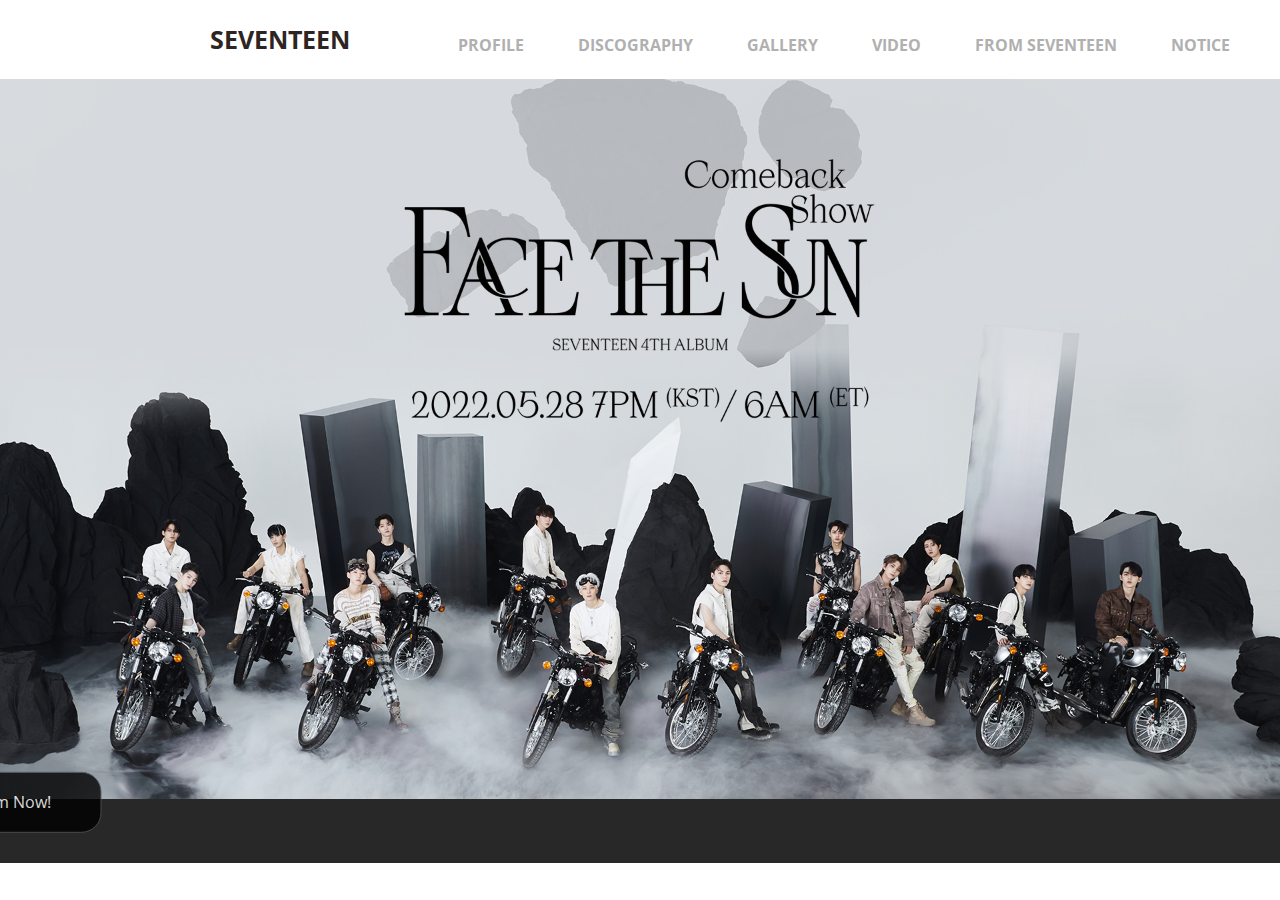
<file: index.html>
<!DOCTYPE html>
<html lang="en">
<head>
    <meta charset="UTF-8">
    <meta http-equiv="X-UA-Compatible" content="IE=edge">
    <meta name="viewport" content="width=device-width, initial-scale=1.0">
    <title>세븐틴</title>
    <link rel="stylesheet" href="assets/css/normalize.css">
    <link rel="stylesheet" href="assets/css/estilos.css">
</head>
<body>
    <header>
        
            <div class="Barra">
                <div class="Logo">
                    <h3>SEVENTEEN</h3>
                </div>
                <div class="Lista">
                    <ul>
                        <li><a href="profiles.html">Profile</a></li>
                        <li><a href="#">Discography</a></li>
                        <li><a href="#">Gallery</a></li>
                        <li><a href="#">Video</a></li>
                        <li><a href="#">From SEVENTEEN</a></li>
                        <li><a href="#">Notice</a></li>
                    </ul>
                </div>
            </div>
            <div class="banner">
                <div class="imagen">
                    <img src="assets/img/svt-fnt.jpg_large" alt="Imagen">
                    <button class="btn" onclick="window.location.href='https://www.youtube.com/watch?v=gRnuFC4Ualw';">¡Stream Now!</button>
                </div>
    
            </div>
        
        

    </header>
    
    <footer>
        <div class="logo">
            <img src="assets/img/logo_pledis.png" alt="logo">
        </div>
        <div class="info">
            <p>Copyright <span class="copy">(c)</span> 2017 PLEDIS ENTERTAINMENT. All rights reserved.</p>
        </div>
        
    </footer>
</body>
</html>
</file>
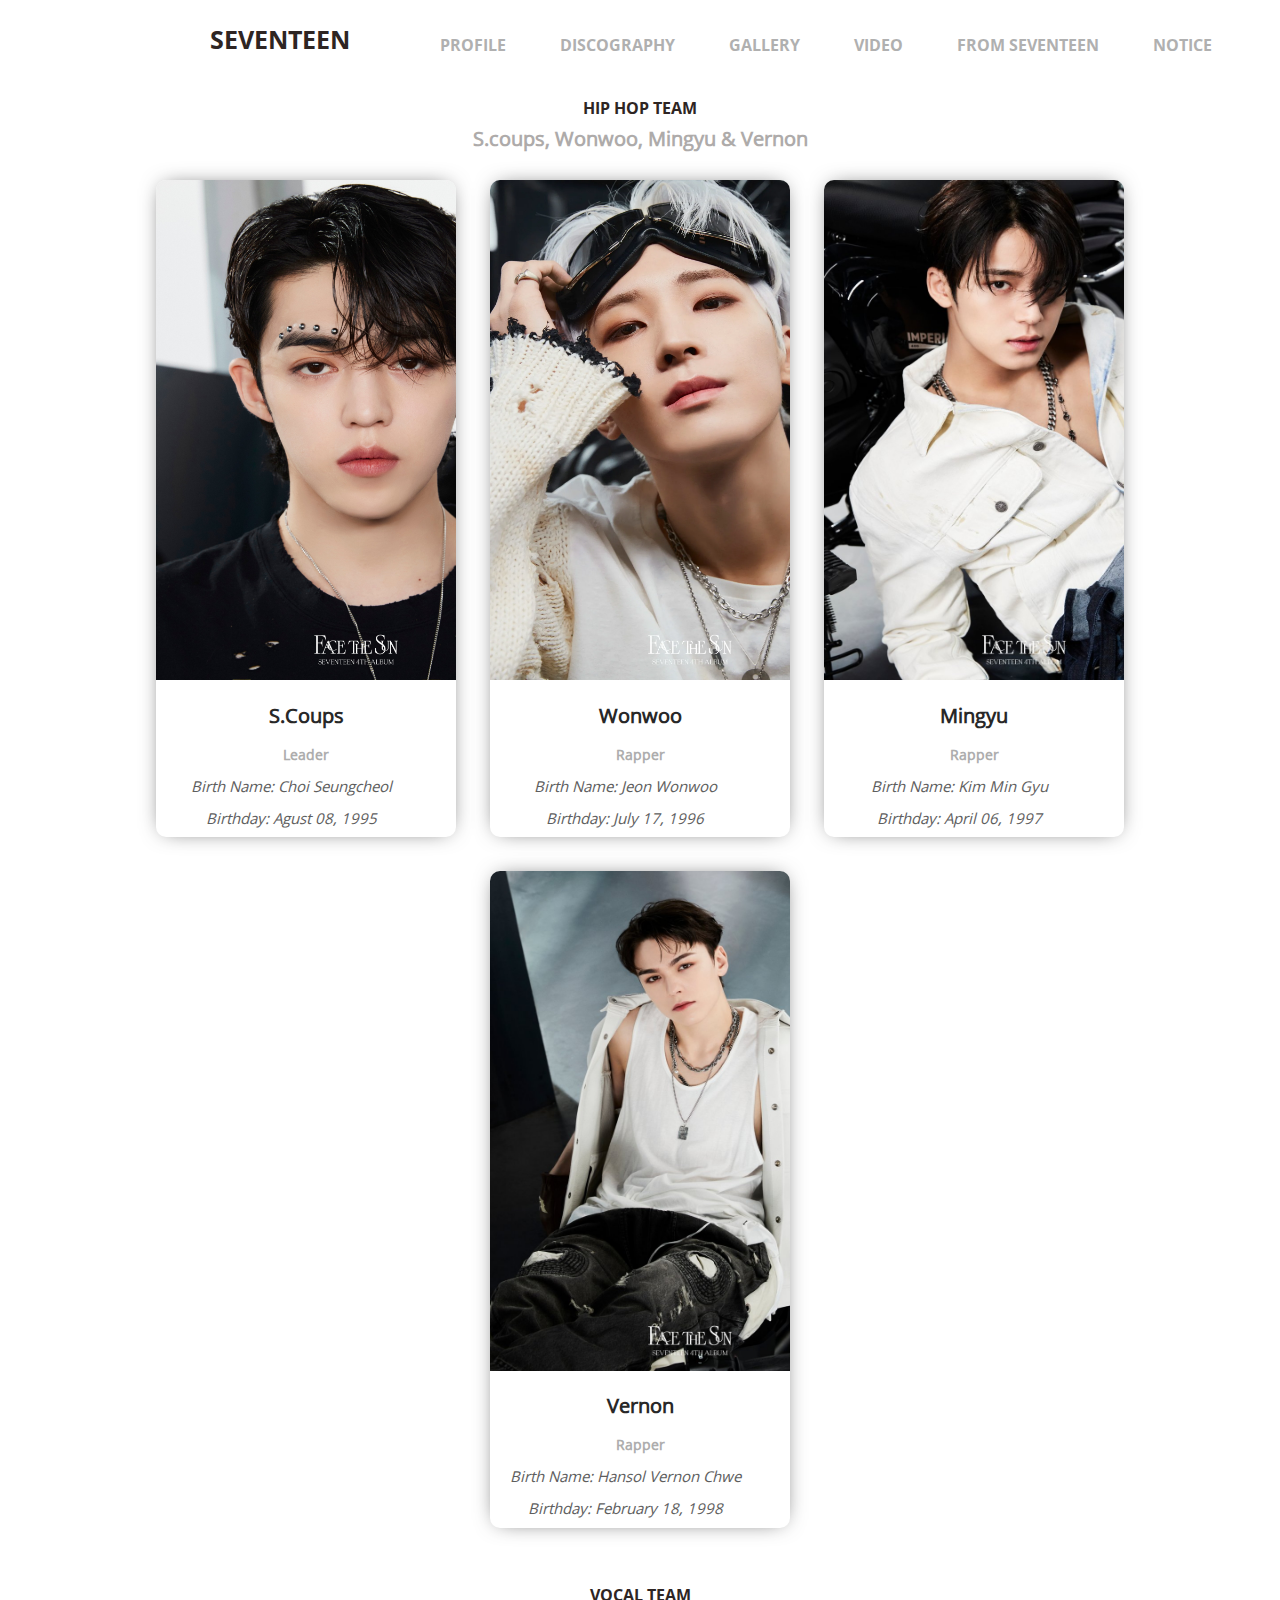
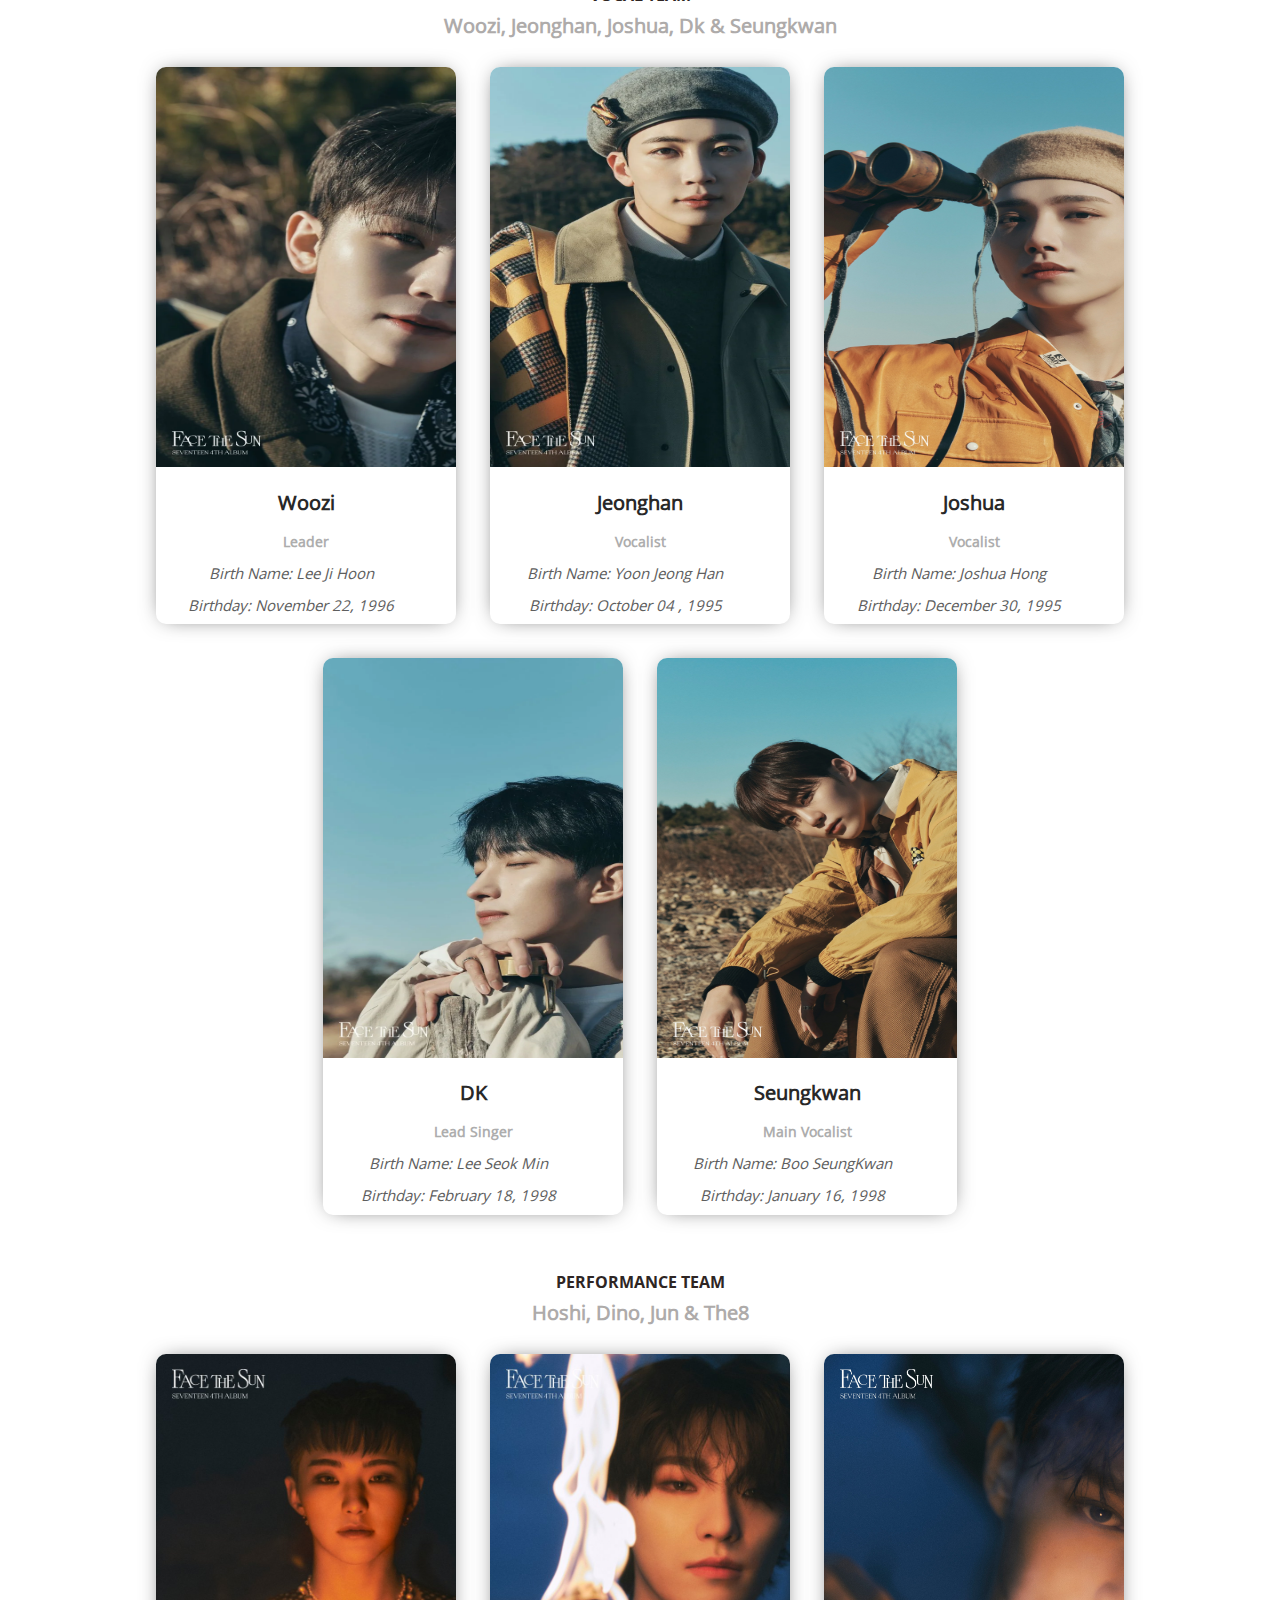
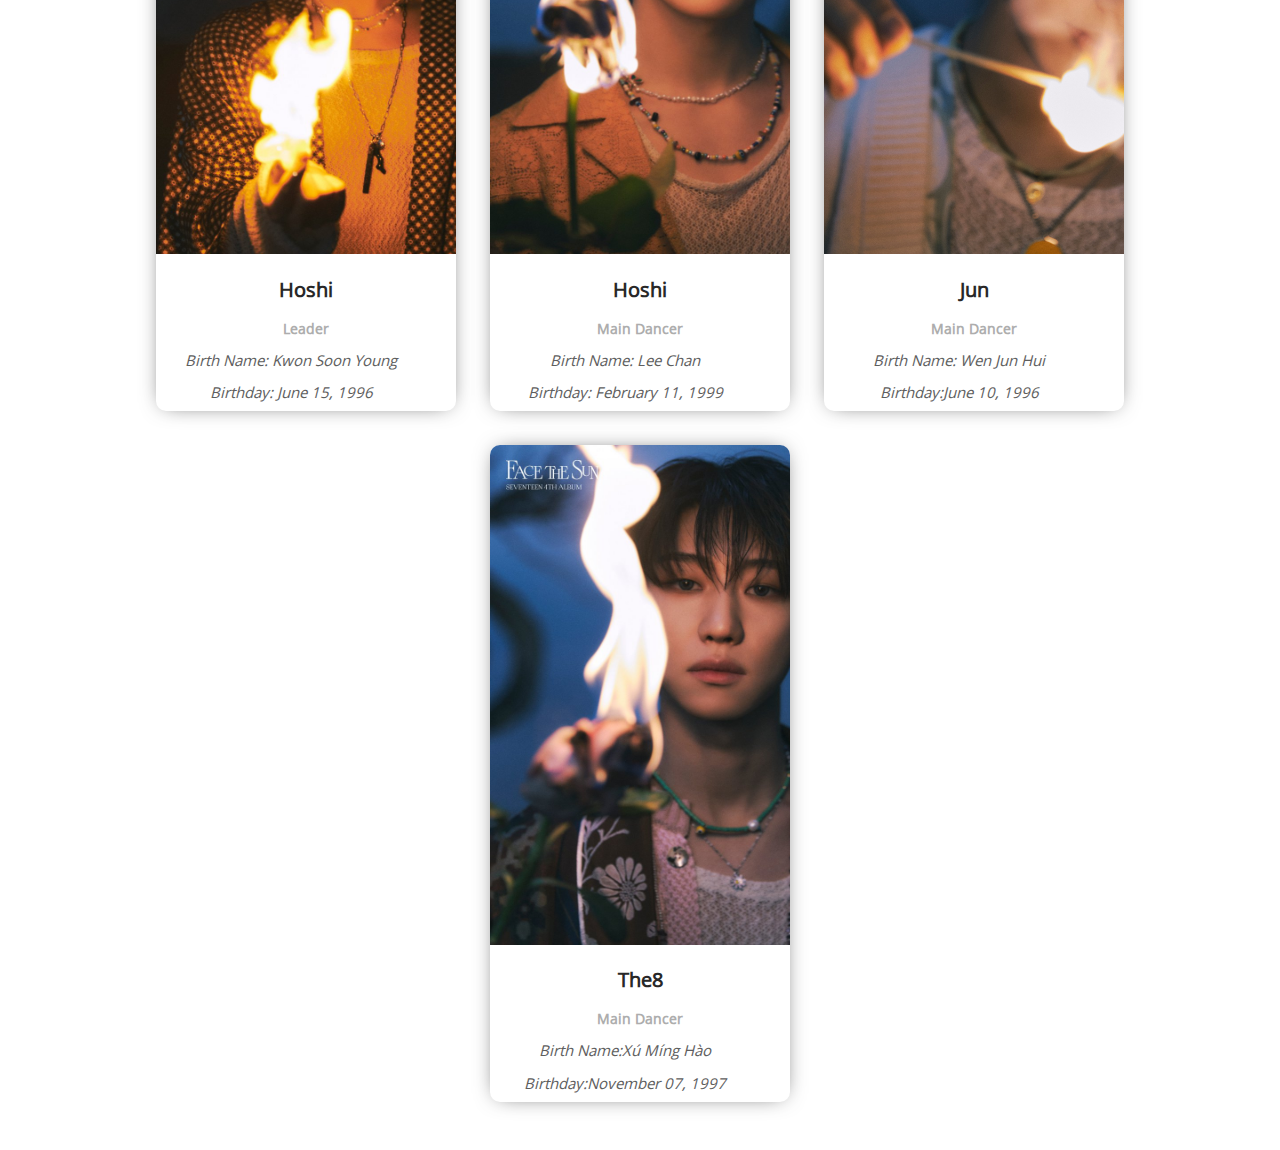
<file: profiles.html>
<!DOCTYPE html>
<html lang="en">
<head>
    <meta charset="UTF-8">
    <meta http-equiv="X-UA-Compatible" content="IE=edge">
    <meta name="viewport" content="width=device-width, initial-scale=1.0">
    <title>Profiles</title>
    <link rel="stylesheet" href="assets/css/normalize.css">
    <link rel="stylesheet" href="assets/css/estilosp.css">
</head>
<body>
    <header>
        <div class="Barra">
            <div class="Logo">
                <h3>SEVENTEEN </h3>
            </div>
            <div class="Lista">
                <ul>
                    <li><a href="profiles.html">Profile</a></li>
                    <li><a href="#">Discography</a></li>
                    <li><a href="#">Gallery</a></li>
                    <li><a href="#">Video</a></li>
                    <li><a href="index.html">From SEVENTEEN</a></li>
                    <li><a href="#">Notice</a></li>
                </ul>
            </div>
        </div>

    </header>
    <section class="HipHop">
        <div class="titulo">
            <h4>Hip Hop Team</h1>
            <p> S.coups, Wonwoo, Mingyu  & Vernon</p>
        </div>
        <div class="Tarjetas">
            <div>
                <img src="assets/img/scoups.jfif" alt="Hip Hop Team">
                <h5>S.Coups<h5>
                <h6>Leader</h6>
                <lu>
                    <li>Birth Name: Choi Seungcheol</li>
                    <li>Birthday: Agust 08, 1995</li>
                </lu>
            </div>
            <div>
                <img src="assets/img/wonwoo.webp" alt="Hip Hop Team">
                <h5>Wonwoo<h5>
                <h6>Rapper</h6>
                <lu>
                    <li>Birth Name: Jeon Wonwoo</li>
                    <li>Birthday: July 17, 1996</li>
                </lu>
            </div>
            <div>
                <img src="assets/img/mingyu-rapTeam.jfif" alt="Hip Hop Team">
                <h5>Mingyu<h5>
                <h6>Rapper</h6>
                <lu>
                    <li>Birth Name:  Kim Min Gyu</li>
                    <li>Birthday: April 06, 1997</li>
                </lu>
            </div>
            <div>
                <img src="assets/img/vernon-rapTeam.jfif" class="Vernon" alt="Hip Hop Team">
                <h5>Vernon<h5>
                <h6>Rapper</h6>
                <lu>
                    <li>Birth Name: Hansol Vernon Chwe</li>
                    <li>Birthday: February 18, 1998</li>
                </lu>
            </div>
    
        </div>
        
    </section>
    <section class="Vocal">
        <div class="tituloV">
            <h4>Vocal Team</h1>
            <p> Woozi, Jeonghan, Joshua, Dk   & Seungkwan</p>
        </div>
        <div class="tarjeta">

            <div>
                <img src="assets/img/wooz.png" alt="Hip Hop Team">
                <h5>Woozi<h5>
                <h6>Leader</h6>
                <lu>
                    <li>Birth Name: Lee Ji Hoon</li>
                    <li>Birthday: November 22, 1996</li>
                </lu>
            </div>
            <div>
                <img src="assets/img/j.png" alt="Hip Hop Team">
                <h5>Jeonghan<h5>
                <h6>Vocalist</h6>
                <lu>
                    <li>Birth Name:  Yoon Jeong Han</li>
                    <li>Birthday: October 04 , 1995</li>
                </lu>
            </div>
            <div>
                <img src="assets/img/josh.png" alt="Hip Hop Team">
                <h5>Joshua<h5>
                <h6>Vocalist</h6>
                <lu>
                    <li>Birth Name: Joshua Hong</li>
                    <li>Birthday: December 30, 1995</li>
                </lu>
            </div>
            <div>
                <img src="assets/img/dkk.png" alt="Hip Hop Team">
                <h5>DK<h5>
                <h6>Lead Singer</h6>
                <lu>
                    <li>Birth Name:  Lee Seok Min</li>
                    <li>Birthday: February 18, 1998</li>
                </lu>
            </div>
            <div>
                <img src="assets/img/s.png" alt="Hip Hop Team">
                <h5>Seungkwan<h5>
                <h6>Main Vocalist</h6>
                <lu>
                    <li>Birth Name: Boo SeungKwan </li>
                    <li>Birthday: January 16, 1998</li>
                </lu>
            </div>
        </div>
        

    </section>

    <section class="Performance-team">
        <div class="titulo">
            <h4>Performance Team</h1>
            <p> Hoshi, Dino, Jun  & The8</p>
        </div>

        <div class="tarjeta">
            <div>
                <img src="assets/img/h2.jpeg" alt="Hip Hop Team">
                <h5>Hoshi<h5>
                <h6>Leader</h6>
                <lu>
                    <li>Birth Name: Kwon Soon Young</li>
                    <li>Birthday: June 15, 1996</li>
                </lu>
            </div>
            <div>
                <img src="assets/img/dinodino.jpeg " alt="Hip Hop Team">
                <h5>Hoshi<h5>
                <h6>Main Dancer</h6>
                <lu>
                    <li>Birth Name: Lee Chan</li>
                    <li>Birthday: February 11, 1999</li>
                </lu>
            </div>
            <div>
                <img src="assets/img/Jun.jpeg" alt="Hip Hop Team">
                <h5>Jun<h5>
                <h6>Main Dancer</h6>
                <lu>
                    <li>Birth Name: Wen Jun Hui</li>
                    <li>Birthday:June 10, 1996</li>
                </lu>
            </div>
            <div>
                <img src="assets/img/The8.jpeg" alt="Hip Hop Team">
                <h5>The8<h5>
                <h6>Main Dancer</h6>
                <lu>
                    <li>Birth Name:Xú Míng Hào</li>
                    <li>Birthday:November 07, 1997</li>
                </lu>
            </div>
        </div>
       
    </section>
</body>
</html>
</file>
<file: assets/css/estilos.css>
@font-face {
    font-family: 'Open Sans';
    src: url("../fonts/open-sans/OpenSans-Regular.ttf") format('truetype');
}

@font-face {
    font-family: 'Open Sans Bold';
    src: url("../fonts/open-sans/OpenSans-Bold.ttf") format('truetype');
}

@font-face {
    font-family: 'iconitos';
     src: url("../fonts/iconos/icomoon.eot?lmozq2");
    src: url("../fonts/iconos/icomoon.eot?lmozq2#iefix") format('embedded-opentype'), url("../fonts/iconos/icomoon.ttf?lmozq2") format('truetype'), url("../fonts/iconos/icomoon.woff?lmozq2") format('woff'), url("../fonts/iconos/icomoon.svg?lmozq2#icomoon") format('svg');
    font-weight: normal;
    font-style: normal;
    font-display: block;
}

*{
    font-family: 'Open Sans';
}

header{
    background-color: #fff;
    background-size: contain;
    
}


header .Barra .Logo {
    display: inline-block;
}

header .Barra .Logo h3 {
    display: inline-block;
    font-family: 'Open Sans Bold';
    font-size: 25px;
    margin-left: 210px;
    margin-right: 50px;
    color: #2e2523;
}

header .Barra .Lista {
    display: inline-block;
    float: right;
    padding-top: 20px;
}

header .Barra .Lista ul li{
    display: inline-block;
    margin-right: 50px;
    
}

header .Barra .Lista ul li a{
    font-family: 'Open Sans Bold';
    text-decoration: none;
    text-transform: uppercase;
    color: #b0b0b0 ;
}

header .banner{
    position: absolute;
}

 header .banner .imagen{
    display: inline-block;
    width: auto;
    background-color:#282828 ;
  }

header .banner .imagen img{
    width: 100%;
    height: 60%;
}
header .banner .imagen .btn {
    font-family: 'Open Sans';
    top: 50%;
    left: 50%;
    transform: translate(-50%, -50%);
    -ms-transform: translate(-50%, -50%);
    background-color: black;
    color: white;
    opacity: 0.8;
    filter: alpha(opacity=60);
    font-size: 16px;
    padding: 20px 50px;
    border: 1px solid #4f545b;
    cursor: pointer;
    border-radius: 20px;
  }

header .banner .imagen .btn:hover {
    background-color: #555;
  }
.HipHop {
    margin-bottom: 45px;
}

.HipHop .titulo{
    text-align: center;
    margin-top: 10px;
    margin-bottom: 0px;
}

.HipHop .titulo h4{
    font-family: 'Open Sans Bold';
    color: #2e2523;
    margin: 0px;
    padding: 10px;
    text-transform: uppercase;
}

.HipHop .titulo p{
    color: #aeabaa;
   font-size: 20px;
   font-weight: bold ;
   margin: 0px;
}

.HipHop .Tarjetas{
    text-align: center;
}

.HipHop .Tarjetas div{
    text-align: center;
   width: 300px;
   display: inline-block;
   margin: 30px 15px 0px 15px;
   -webkit-box-shadow: 0px 0px 22px -8px rgba(0,0,0,0.75);
    -moz-box-shadow: 0px 0px 22px -8px rgba(0,0,0,0.75);
    box-shadow: 0px 0px 22px -8px rgba(0,0,0,0.75);
    border-radius: 10px;
    overflow: hidden;
}

.HipHop .Tarjetas div img{
    width: 400px;
    height: 500px;
}


.HipHop .Tarjetas div h5{
    color: #282828;
    font-size: 20px;
    margin: 20px 0px 10px 0px;
}

.HipHop .Tarjetas div h6{
    color: #adadad;
    font-size: 14px;
    margin: 0px;
}

.HipHop .Tarjetas div lu li{
    font-size: 15px;
    width: 90%;
    margin-top: 15px;
    font-style: italic;
    text-align: center;
    color:  #5e5e5e;
    list-style: none;
    text-decoration: none;
    margin-bottom: 10px;
    
}

.Vocal {
    margin-bottom: 45px;
}

.Vocal .tituloV{
    text-align: center;
    margin-top: 10px;
    margin-bottom: 0px;
}

.Vocal .tituloV h4{
    font-family: 'Open Sans Bold';
    color: #2e2523;
    margin: 0px;
    padding: 10px;
    text-transform: uppercase;
}

.Vocal .tituloV p{
    color: #aeabaa;
    font-size: 20px;
    font-weight: bold ;
    margin: 0px;
}

.Vocal .tarjeta{
    text-align: center;
}

.Vocal .tarjeta div{
    text-align: center;
    width: 240px;
    height: 600px;
    display: inline-block;
    margin: 30px 15px 0px 15px;
    -webkit-box-shadow: 0px 0px 22px -8px rgba(0,0,0,0.75);
    -moz-box-shadow: 0px 0px 22px -8px rgba(0,0,0,0.75);
    box-shadow: 0px 0px 22px -8px rgba(0,0,0,0.75);
    border-radius: 10px;
    overflow: hidden;
}

.Vocal .tarjeta div img{
    width: 400px;
    height: 400px;
}

.Vocal .tarjeta div h5{
    color: #282828;
    font-size: 20px;
    margin: 20px 0px 10px 0px;
}

.Vocal .tarjeta div h6{
    color: #adadad;
    font-size: 14px;
    margin: 0px;
}

.Vocal .tarjeta div lu li{
    font-size: 15px;
    width: 90%;
    margin-top: 15px;
    font-style: italic;
    text-align: center;
    color:  #5e5e5e;
    list-style: none;
    text-decoration: none;
    margin-bottom: 10px;
    
}

.Performance-team{
    margin-bottom: 45px;
}

.Performance-team .titulo{
    text-align: center;
    margin-top: 10px;
    margin-bottom: 0px;
}

.Performance-team .titulo h4{
    font-family: 'Open Sans Bold';
    color: #2e2523;
    margin: 0px;
    padding: 10px;
    text-transform: uppercase;
}

.Performance-team .titulo p{
    color: #aeabaa;
    font-size: 20px;
    font-weight: bold ;
    margin: 0px;
}

.Performance-team .tarjeta{
    text-align: center;
}

.Performance-team .tarjeta div{
    text-align: center;
    width: 300px;
    display: inline-block;
    margin: 30px 15px 0px 15px;
    -webkit-box-shadow: 0px 0px 22px -8px rgba(0,0,0,0.75);
    -moz-box-shadow: 0px 0px 22px -8px rgba(0,0,0,0.75);
    box-shadow: 0px 0px 22px -8px rgba(0,0,0,0.75);
    border-radius: 10px;
    overflow: hidden;
}

.Performance-team .tarjeta div img{
    width: 400px;
    height: 500px;
}

.Performance-team .tarjeta div h5{
    color: #282828;
    font-size: 20px;
    margin: 20px 0px 10px 0px;
}

.Performance-team .tarjeta div h6{
    color: #adadad;
    font-size: 14px;
    margin: 0px;
}

.Performance-team .tarjeta div lu li{
    font-size: 15px;
    width: 90%;
    margin-top: 15px;
    font-style: italic;
    text-align: center;
    color:  #5e5e5e;
    list-style: none;
    text-decoration: none;
    margin-bottom: 10px;
    
}

footer{
    background-color: #282828;
    padding: 30px 0px 20px 0px;
}

footer .logo{
    margin-bottom: 10px;
    text-align: center;
}

footer .info {
   text-align: center;
}

footer .info p{
    color:#5d5d5d;
    font-size: 14px;
    margin: 0px;
    font-weight: bold;
}
</file>
<file: assets/css/estilosp.css>
@font-face {
    font-family: 'Open Sans';
    src: url("../fonts/open-sans/OpenSans-Regular.ttf") format('truetype');
}

@font-face {
    font-family: 'Open Sans Bold';
    src: url("../fonts/open-sans/OpenSans-Bold.ttf") format('truetype');
}

@font-face {
    font-family: 'iconitos';
     src: url("../fonts/iconos/icomoon.eot?lmozq2");
    src: url("../fonts/iconos/icomoon.eot?lmozq2#iefix") format('embedded-opentype'), url("../fonts/iconos/icomoon.ttf?lmozq2") format('truetype'), url("../fonts/iconos/icomoon.woff?lmozq2") format('woff'), url("../fonts/iconos/icomoon.svg?lmozq2#icomoon") format('svg');
    font-weight: normal;
    font-style: normal;
    font-display: block;
}

*{
    font-family: 'Open Sans';
}
header {
    background-color: #fff;
    background-size: contain;
    
}

header {
    display: inline-block;
}


header .Barra .Logo {
    display: inline-block;
}

header .Barra .Logo h3 {
    display: inline-block;
    font-family: 'Open Sans Bold';
    font-size: 25px;
    margin-left: 210px;
    margin-right: 50px;
    color: #2e2523;
}

header .Barra .Lista {
    display: inline-block;
    float: right;
    padding-top: 20px;
}

header .Barra .Lista ul li{
    display: inline-block;
    margin-right: 50px;
    
}

header  .Barra .Lista ul li a{
    font-family: 'Open Sans Bold';
    text-decoration: none;
    text-transform: uppercase;
    color: #b0b0b0 ;
}
.HipHop {
    margin-bottom: 45px;
}

.HipHop .titulo{
    text-align: center;
    margin-top: 10px;
    margin-bottom: 0px;
}

.HipHop .titulo h4{
    font-family: 'Open Sans Bold';
    color: #2e2523;
    margin: 0px;
    padding: 10px;
    text-transform: uppercase;
}

.HipHop .titulo p{
    color: #aeabaa;
   font-size: 20px;
   font-weight: bold ;
   margin: 0px;
}

.HipHop .Tarjetas{
    text-align: center;
}

.HipHop .Tarjetas div{
    text-align: center;
   width: 300px;
   display: inline-block;
   margin: 30px 15px 0px 15px;
   -webkit-box-shadow: 0px 0px 22px -8px rgba(0,0,0,0.75);
    -moz-box-shadow: 0px 0px 22px -8px rgba(0,0,0,0.75);
    box-shadow: 0px 0px 22px -8px rgba(0,0,0,0.75);
    border-radius: 10px;
    overflow: hidden;
}

.HipHop .Tarjetas div img{
    width: 400px;
    height: 500px;
}


.HipHop .Tarjetas div h5{
    color: #282828;
    font-size: 20px;
    margin: 20px 0px 10px 0px;
}

.HipHop .Tarjetas div h6{
    color: #adadad;
    font-size: 14px;
    margin: 0px;
}

.HipHop .Tarjetas div lu li{
    font-size: 15px;
    width: 90%;
    margin-top: 15px;
    font-style: italic;
    text-align: center;
    color:  #5e5e5e;
    list-style: none;
    text-decoration: none;
    margin-bottom: 10px;
    
}

.Vocal {
    margin-bottom: 45px;
}

.Vocal .tituloV{
    text-align: center;
    margin-top: 10px;
    margin-bottom: 0px;
}

.Vocal .tituloV h4{
    font-family: 'Open Sans Bold';
    color: #2e2523;
    margin: 0px;
    padding: 10px;
    text-transform: uppercase;
}

.Vocal .tituloV p{
    color: #aeabaa;
    font-size: 20px;
    font-weight: bold ;
    margin: 0px;
}

.Vocal .tarjeta{
    text-align: center;
}

.Vocal .tarjeta div{
    text-align: center;
    width: 300px;
    display: inline-block;
    margin: 30px 15px 0px 15px;
    -webkit-box-shadow: 0px 0px 22px -8px rgba(0,0,0,0.75);
    -moz-box-shadow: 0px 0px 22px -8px rgba(0,0,0,0.75);
    box-shadow: 0px 0px 22px -8px rgba(0,0,0,0.75);
    border-radius: 10px;
    overflow: hidden;
}

.Vocal .tarjeta div img{
    width: 400px;
    height: 400px;
}

.Vocal .tarjeta div h5{
    color: #282828;
    font-size: 20px;
    margin: 20px 0px 10px 0px;
}

.Vocal .tarjeta div h6{
    color: #adadad;
    font-size: 14px;
    margin: 0px;
}

.Vocal .tarjeta div lu li{
    font-size: 15px;
    width: 90%;
    margin-top: 15px;
    font-style: italic;
    text-align: center;
    color:  #5e5e5e;
    list-style: none;
    text-decoration: none;
    margin-bottom: 10px;
    
}

.Performance-team{
    margin-bottom: 45px;
}

.Performance-team .titulo{
    text-align: center;
    margin-top: 10px;
    margin-bottom: 0px;
}

.Performance-team .titulo h4{
    font-family: 'Open Sans Bold';
    color: #2e2523;
    margin: 0px;
    padding: 10px;
    text-transform: uppercase;
}

.Performance-team .titulo p{
    color: #aeabaa;
    font-size: 20px;
    font-weight: bold ;
    margin: 0px;
}

.Performance-team .tarjeta{
    text-align: center;
}

.Performance-team .tarjeta div{
    text-align: center;
    width: 300px;
    display: inline-block;
    margin: 30px 15px 0px 15px;
    -webkit-box-shadow: 0px 0px 22px -8px rgba(0,0,0,0.75);
    -moz-box-shadow: 0px 0px 22px -8px rgba(0,0,0,0.75);
    box-shadow: 0px 0px 22px -8px rgba(0,0,0,0.75);
    border-radius: 10px;
    overflow: hidden;
}

.Performance-team .tarjeta div img{
    width: 400px;
    height: 500px;
}

.Performance-team .tarjeta div h5{
    color: #282828;
    font-size: 20px;
    margin: 20px 0px 10px 0px;
}

.Performance-team .tarjeta div h6{
    color: #adadad;
    font-size: 14px;
    margin: 0px;
}

.Performance-team .tarjeta div lu li{
    font-size: 15px;
    width: 90%;
    margin-top: 15px;
    font-style: italic;
    text-align: center;
    color:  #5e5e5e;
    list-style: none;
    text-decoration: none;
    margin-bottom: 10px;
    
}
</file>
